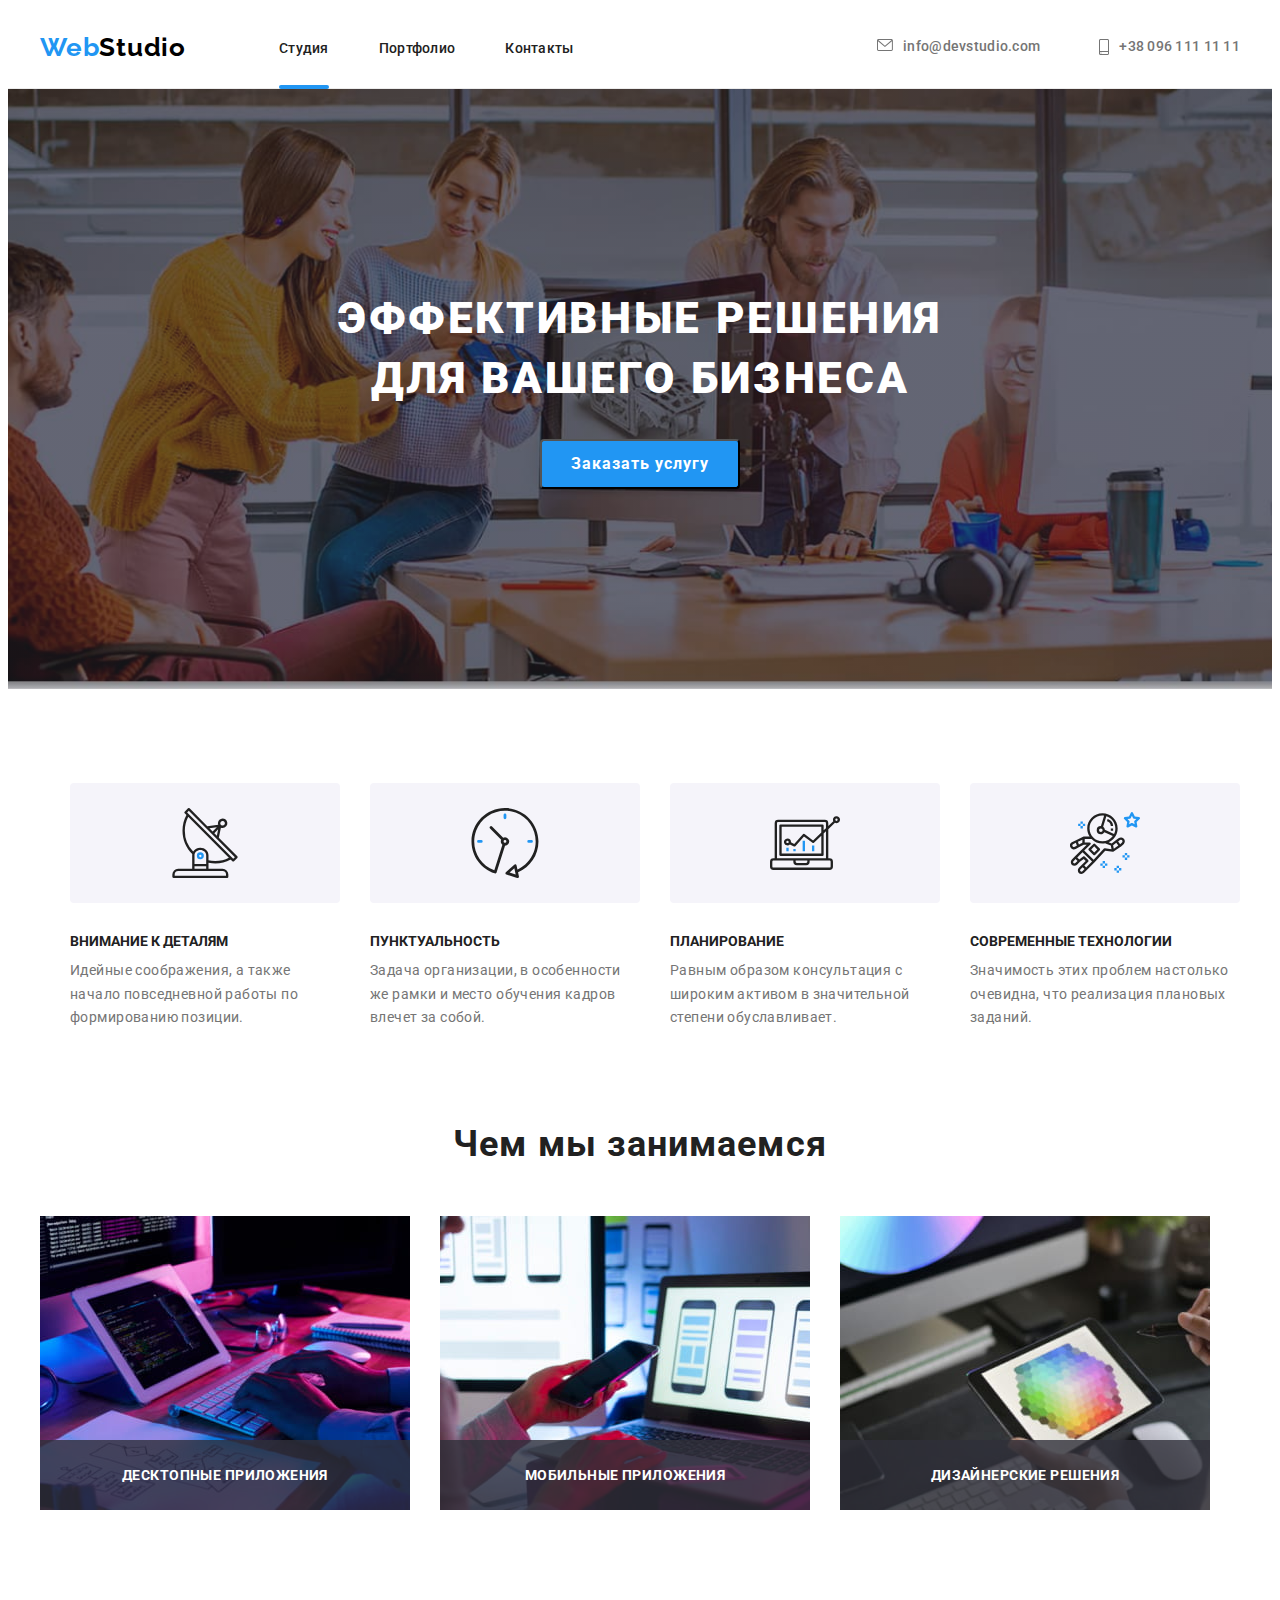
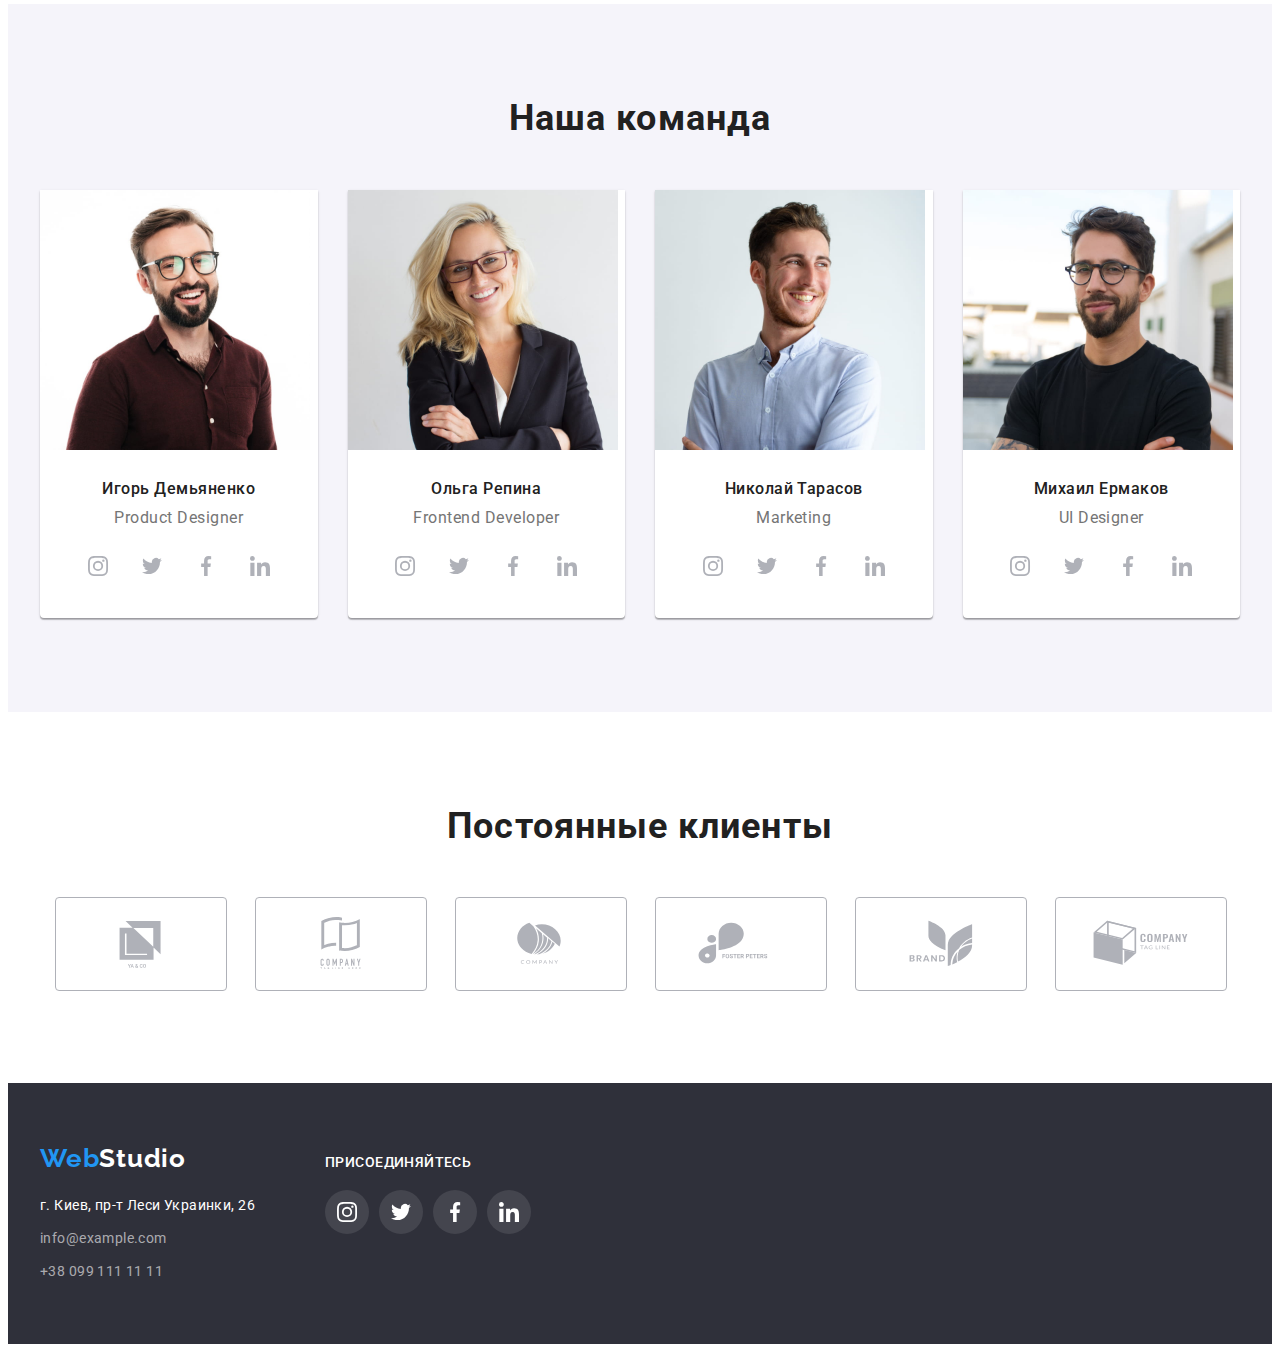
<file: index.html>
<!DOCTYPE html>
<html lang="ru">
  <head>
    <meta charset="UTF-8" />
    <meta http-equiv="X-UA-Compatible" content="IE=edge" />
    <meta name="viewport" content="width=device-width, initial-scale=1.0" />
    <title>Document</title>
    <link rel="preconnect" href="https://fonts.googleapis.com" />
    <link rel="preconnect" href="https://fonts.gstatic.com" crossorigin />
    <link
      href="https://fonts.googleapis.com/css2?family=Raleway:wght@700&family=Roboto:wght@400;500;700;900&display=swap"
      rel="stylesheet"
    />
    <link
      rel="stylesheet"
      href="https://cdnjs.cloudflare.com/ajax/libs/modern-normalize/1.1.0/modern-normalize.min.css"
      integrity="sha512-wpPYUAdjBVSE4KJnH1VR1HeZfpl1ub8YT/NKx4PuQ5NmX2tKuGu6U/JRp5y+Y8XG2tV+wKQpNHVUX03MfMFn9Q=="
      crossorigin="anonymous"
      referrerpolicy="no-referrer"
    />
    <link rel="stylesheet" href="./css/styles.css" />
  </head>
  <body>
    <header class="header">
      <div class="container">
        <nav class="header-navigation">
          <a class="link logo" href="">
            <span class="first-logo">Web</span>Studio
          </a>
          <ul class="list header-list">
            <li class="header-item">
              <a class="link header-link current" href="./index.html">Студия</a>
            </li>
            <li class="header-item">
              <a class="link header-link" href="./portfolio.html">Портфолио</a>
            </li>
            <li class="header-item">
              <a class="link header-link" href="">Контакты</a>
            </li>
          </ul>
          <div class="header-connect">
            <a class="link header-mail" href="mailto:info@devstudio.com">
              <svg class="mail" width="16" height="12">
                <use href="./images/symbol-defs.svg#icon-envelope"></use>
              </svg>
              info@devstudio.com</a
            >
            <a class="link header-tel" href="tel:+380961111111">
              <svg class="tel" width="10" height="16">
                <use href="./images/symbol-defs.svg#icon-smartphone"></use>
              </svg>
              +38 096 111 11 11</a
            >
          </div>
        </nav>
      </div>
    </header>
    <main>
      <section class="hero">
        <div class="container">
          <h1 class="hero-title">Эффективные решения для вашего бизнеса</h1>
          <button class="button hero-button" type="button" data-modal-open>
            Заказать услугу
          </button>
        </div>
      </section>
      <section class="features">
        <div class="container features-container">
          <ul class="features-list list">
            <li class="features-item">
              <div class="features-svg">
                <svg width="70" height="70">
                  <use href="./images/symbol-defs.svg#icon-antenna"></use>
                </svg>
              </div>
              <h3 class="features-title">Внимание к деталям</h3>
              <p class="features-text">
                Идейные соображения, а также начало повседневной работы по
                формированию позиции.
              </p>
            </li>
            <li class="features-item">
              <div class="features-svg">
                <svg width="70" height="70">
                  <use href="./images/symbol-defs.svg#icon-clock"></use>
                </svg>
              </div>
              <h3 class="features-title">Пунктуальность</h3>
              <p class="features-text">
                Задача организации, в особенности же рамки и место обучения
                кадров влечет за собой.
              </p>
            </li>
            <li class="features-item">
              <div class="features-svg">
                <svg width="70" height="70">
                  <use href="./images/symbol-defs.svg#icon-diagram"></use>
                </svg>
              </div>
              <h3 class="features-title">Планирование</h3>
              <p class="features-text">
                Равным образом консультация с широким активом в значительной
                степени обуславливает.
              </p>
            </li>
            <li class="features-item">
              <div class="features-svg">
                <svg width="70" height="70">
                  <use href="./images/symbol-defs.svg#icon-astronaut"></use>
                </svg>
              </div>
              <h3 class="features-title">Современные технологии</h3>
              <p class="features-text">
                Значимость этих проблем настолько очевидна, что реализация
                плановых заданий.
              </p>
            </li>
          </ul>
        </div>
      </section>
      <section class="about section">
        <div class="container about-container">
          <h2 class="about-title">Чем мы занимаемся</h2>
          <ul class="about-list list">
            <li class="about-item">
              <img
                src="./images/box1.jpg"
                alt="работа на планшете с помощу квавиатуры"
                width="370"
                height="294"
              />
              <p class="about-item-text">ДЕСКТОПНЫЕ ПРИЛОЖЕНИЯ</p>
            </li>
            <li class="about-item">
              <img
                src="./images/box2.jpg"
                alt="работа на планшете с помощу квавиатуры"
                width="370"
                height="294"
              />
              <p class="about-item-text">МОБИЛЬНЫЕ ПРИЛОЖЕНИЯ</p>
            </li>
            <li class="about-item">
              <img
                src="./images/box3.jpg"
                alt="работа на планшете с помощу квавиатуры"
                width="370"
                height="294"
              />
              <p class="about-item-text">ДИЗАЙНЕРСКИЕ РЕШЕНИЯ</p>
            </li>
          </ul>
        </div>
      </section>
      <section class="team section">
        <div class="container">
          <h2 class="team-title">Наша команда</h2>
          <ul class="team-list list">
            <li class="team-item">
              <img
                src="./images/img1.jpg"
                alt="лицо1"
                width="270"
                height="260"
              />
              <div class="team-item-bottom">
                <h3 class="team-second-title">Игорь Демьяненко</h3>
                <p class="team-text" lang="en">Product Designer</p>
              </div>
              <ul class="team-social-list list">
                <li class="team-social-item">
                  <a href="" class="team-social-link">
                    <svg widht="20" height="20">
                      <use
                        href="./images/symbol-defs.svg#icon-instagram"
                      ></use>
                    </svg>
                  </a>
                </li>
                <li class="team-social-item">
                  <a href="" class="team-social-link">
                    <svg widht="20" height="20">
                      <use href="./images/symbol-defs.svg#icon-twitter"></use>
                    </svg>
                  </a>
                </li>
                <li class="team-social-item">
                  <a href="" class="team-social-link">
                    <svg widht="20" height="20">
                      <use href="./images/symbol-defs.svg#icon-facebook"></use>
                    </svg>
                  </a>
                </li>
                <li class="team-social-item">
                  <a href="" class="team-social-link">
                    <svg widht="20" height="20">
                      <use href="./images/symbol-defs.svg#icon-linkedin"></use>
                    </svg>
                  </a>
                </li>
              </ul>
            </li>
            <li class="team-item">
              <img
                src="./images/img2.jpg"
                alt="лицо2"
                width="270"
                height="260"
              />
              <div class="team-item-bottom">
                <h3 class="team-second-title">Ольга Репина</h3>
                <p class="team-text" lang="en">Frontend Developer</p>
              </div>
              <ul class="team-social-list list">
                <li class="team-social-item">
                  <a href="" class="team-social-link">
                    <svg widht="20" height="20">
                      <use
                        href="./images/symbol-defs.svg#icon-instagram"
                      ></use>
                    </svg>
                  </a>
                </li>
                <li class="team-social-item">
                  <a href="" class="team-social-link">
                    <svg widht="20" height="20">
                      <use href="./images/symbol-defs.svg#icon-twitter"></use>
                    </svg>
                  </a>
                </li>
                <li class="team-social-item">
                  <a href="" class="team-social-link">
                    <svg widht="20" height="20">
                      <use href="./images/symbol-defs.svg#icon-facebook"></use>
                    </svg>
                  </a>
                </li>
                <li class="team-social-item">
                  <a href="" class="team-social-link">
                    <svg widht="20" height="20">
                      <use href="./images/symbol-defs.svg#icon-linkedin"></use>
                    </svg>
                  </a>
                </li>
              </ul>
            </li>
            <li class="team-item">
              <img
                src="./images/img3.jpg"
                alt="лицо3"
                width="270"
                height="260"
              />
              <div class="team-item-bottom">
                <h3 class="team-second-title">Николай Тарасов</h3>
                <p class="team-text" lang="en">Marketing</p>
              </div>
              <ul class="team-social-list list">
                <li class="team-social-item">
                  <a href="" class="team-social-link">
                    <svg widht="20" height="20">
                      <use
                        href="./images/symbol-defs.svg#icon-instagram"
                      ></use>
                    </svg>
                  </a>
                </li>
                <li class="team-social-item">
                  <a href="" class="team-social-link">
                    <svg widht="20" height="20">
                      <use href="./images/symbol-defs.svg#icon-twitter"></use>
                    </svg>
                  </a>
                </li>
                <li class="team-social-item">
                  <a href="" class="team-social-link">
                    <svg widht="20" height="20">
                      <use href="./images/symbol-defs.svg#icon-facebook"></use>
                    </svg>
                  </a>
                </li>
                <li class="team-social-item">
                  <a href="" class="team-social-link">
                    <svg widht="20" height="20">
                      <use href="./images/symbol-defs.svg#icon-linkedin"></use>
                    </svg>
                  </a>
                </li>
              </ul>
            </li>
            <li class="team-item">
              <img
                src="./images/img4.jpg"
                alt="лицо4"
                width="270"
                height="260"
              />
              <div class="team-item-bottom">
                <h3 class="team-second-title">Михаил Ермаков</h3>
                <p class="team-text" lang="en">UI Designer</p>
              </div>
              <ul class="team-social-list list">
                <li class="team-social-item">
                  <a href="" class="team-social-link">
                    <svg widht="20" height="20">
                      <use
                        href="./images/symbol-defs.svg#icon-instagram"
                      ></use>
                    </svg>
                  </a>
                </li>
                <li class="team-social-item">
                  <a href="" class="team-social-link">
                    <svg widht="20" height="20">
                      <use href="./images/symbol-defs.svg#icon-twitter"></use>
                    </svg>
                  </a>
                </li>
                <li class="team-social-item">
                  <a href="" class="team-social-link">
                    <svg widht="20" height="20">
                      <use href="./images/symbol-defs.svg#icon-facebook"></use>
                    </svg>
                  </a>
                </li>
                <li class="team-social-item">
                  <a href="" class="team-social-link">
                    <svg widht="20" height="20">
                      <use href="./images/symbol-defs.svg#icon-linkedin"></use>
                    </svg>
                  </a>
                </li>
              </ul>
            </li>
          </ul>
        </div>
      </section>
      <section class="section">
        <div class="container">
          <h2 class="client-title">Постоянные клиенты</h2>
          <ul class="client-list list">
            <li class="client-item">
              <a href="" class="client-link">
                <svg class="client-logo" widht="106" height="60">
                  <use href="./images/symbol-defs.svg#icon-logo"></use>
                </svg>
              </a>
            </li>
            <li class="client-item">
              <a href="" class="client-link">
                <svg class="client-logo" widht="106" height="60">
                  <use href="./images/symbol-defs.svg#icon-logo1"></use>
                </svg>
              </a>
            </li>
            <li class="client-item">
              <a href="" class="client-link">
                <svg class="client-logo" widht="106" height="60">
                  <use href="./images/symbol-defs.svg#icon-logo2"></use>
                </svg>
              </a>
            </li>
            <li class="client-item">
              <a href="" class="client-link">
                <svg class="client-logo" widht="106" height="60">
                  <use href="./images/symbol-defs.svg#icon-logo3"></use>
                </svg>
              </a>
            </li>
            <li class="client-item">
              <a href="" class="client-link">
                <svg class="client-logo" widht="106" height="60">
                  <use href="./images/symbol-defs.svg#icon-logo4"></use>
                </svg>
              </a>
            </li>
            <li class="client-item">
              <a href="" class="client-link">
                <svg class="client-logo" widht="106" height="60">
                  <use href="./images/symbol-defs.svg#icon-logo5"></use>
                </svg>
              </a>
            </li>
          </ul>
        </div>
      </section>
    </main>
    <footer class="footer">
      <div class="container footer-container">
        <div class="footer-contact">
        <ul class="contact-list list">
        <a class="link footer-logo" href="">
          <span class="first-logo">Web</span><span class="">Studio</span>
        </a>
        <address class="contact-address">
            <li class="contact-item">
              <a
                class="contact-link link"
                href="https://goo.gl/maps/CBitLUG9dkGeT7Bq6"
                target="_blank"
                rel="noopener noreferrer"
              >
                г. Киев, пр-т Леси Украинки, 26
              </a>
            </li>
            <li class="contact-item">
              <a class="contact-online link" href="mailto:info@example.com"
                >info@example.com</a
              >
            </li>
            <li class="contact-item">
              <a class="contact-online link" href="tel:+380991111111"
                >+38 099 111 11 11</a
              >
            </li>
        </ul>
        </address>
        </div>
        <div class="footer-social">
          <p class="footer-text">присоединяйтесь</p>
        <ul class="list footer-social-list">
          <li class="footer-social-item">
            <a href="" class="footer-social-link">
              <svg widht="20" height="20">
                <use href="./images/symbol-defs.svg#icon-instagram"></use>
              </svg>
            </a>
          </li>
          <li class="footer-social-item">
            <a href="" class="footer-social-link">
              <svg widht="20" height="20">
                <use href="./images/symbol-defs.svg#icon-twitter"></use>
              </svg>
            </a>
          </li>
          <li class="footer-social-item">
            <a href="" class="footer-social-link">
              <svg widht="20" height="20">
                <use href="./images/symbol-defs.svg#icon-facebook"></use>
              </svg>
            </a>
          </li>
          <li class="footer-social-item">
            <a href="" class="footer-social-link">
              <svg widht="20" height="20">
                <use href="./images/symbol-defs.svg#icon-linkedin"></use>
              </svg>
            </a>
          </li>
        </ul>
        </div>
      </div>
    </footer>
  <div class="backdrop is-hidden" data-modal>
      <div class="modal">
        <button class="modal-close-button" type="button" data-modal-close>
          <svg class="modal-icon" width="18" height="18">
            <use href="./images/symbol-defs.svg#icon-icon-close"></use>
        </svg>
        </button>
      </div>
  </div>
  <script src="./js/modal.js"></script>
  </body>
</html>
</file>
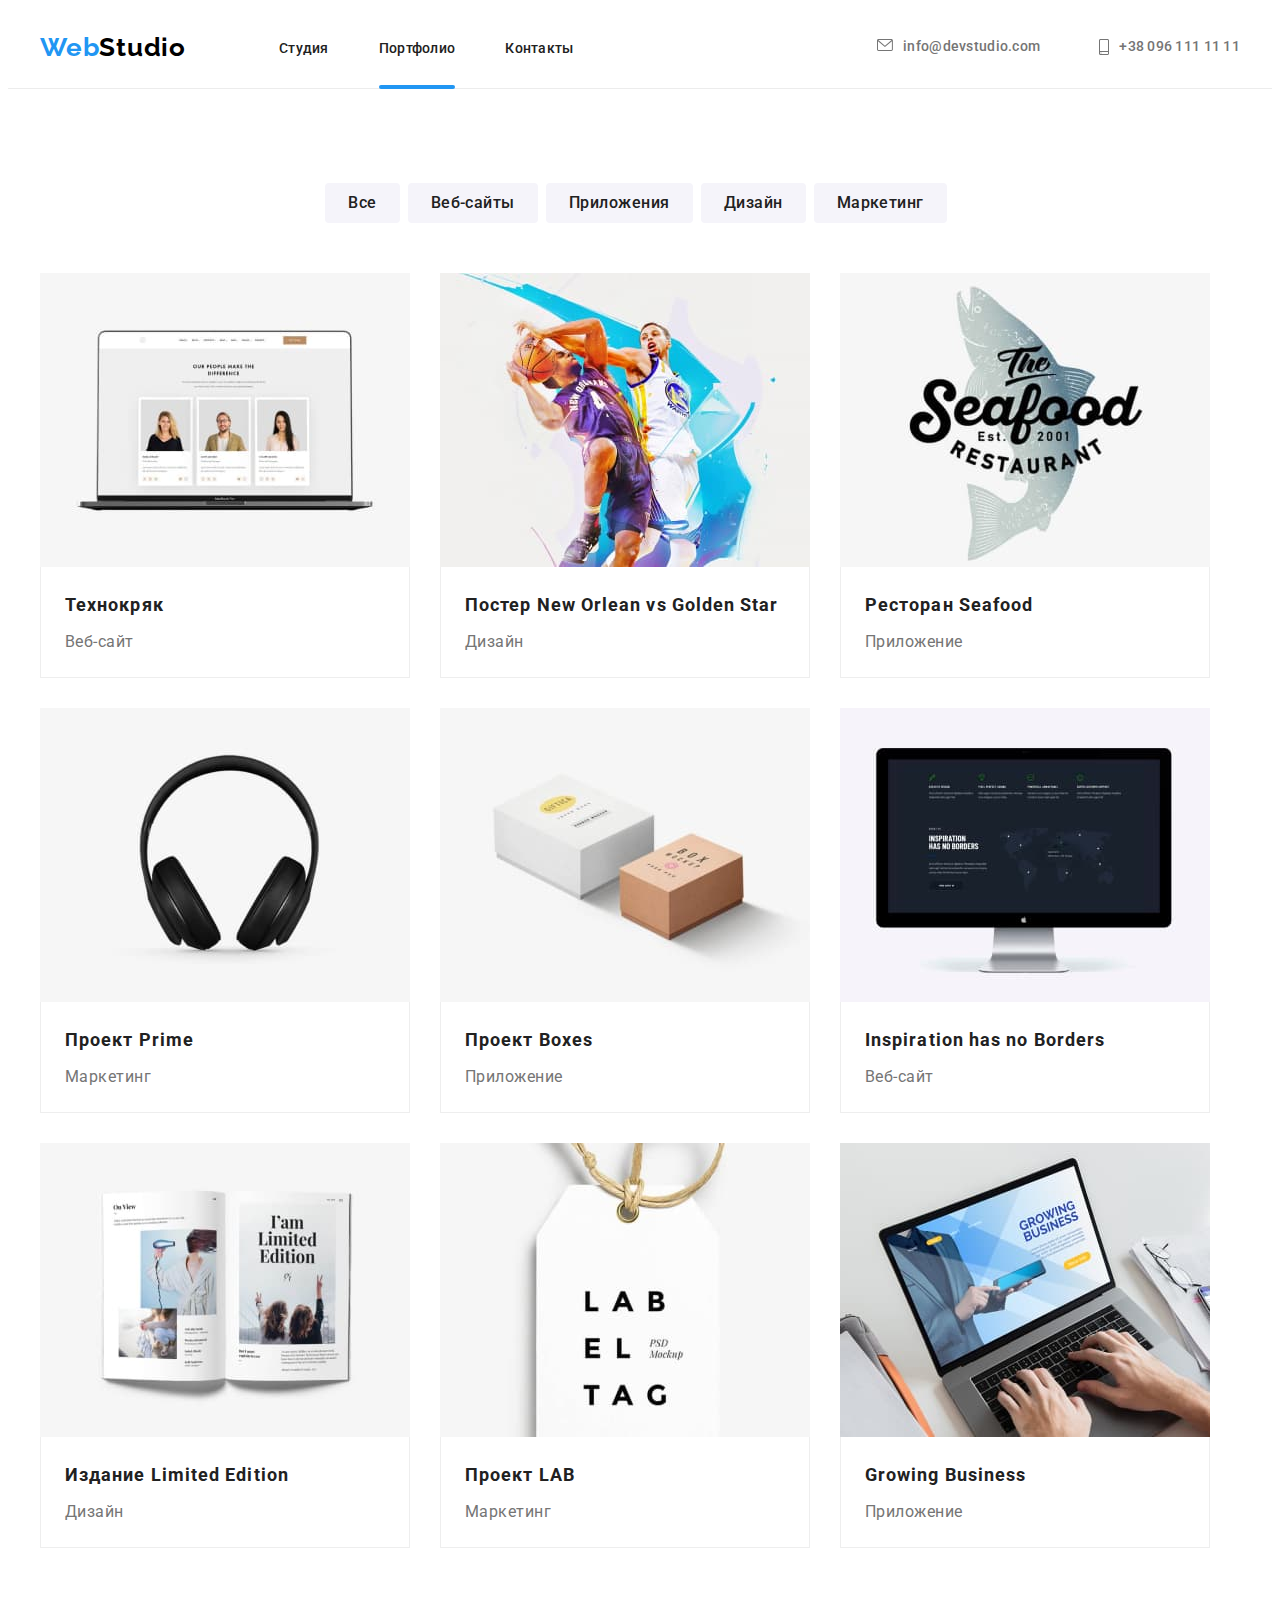
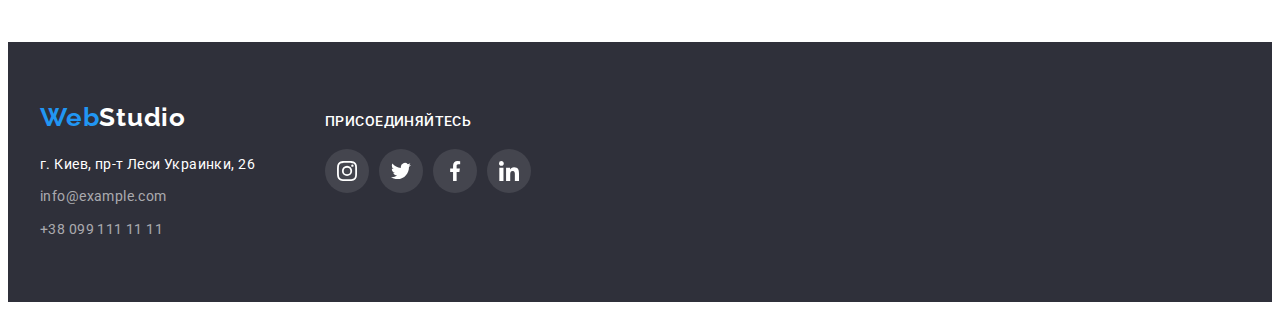
<file: portfolio.html>
<!DOCTYPE html>
<html lang="ru">
<head>
    <meta charset="UTF-8">
    <meta http-equiv="X-UA-Compatible" content="IE=edge">
    <meta name="viewport" content="width=device-width, initial-scale=1.0">
    <title>Document</title>
    <link rel="preconnect" href="https://fonts.googleapis.com">
    <link rel="preconnect" href="https://fonts.gstatic.com" crossorigin>
    <link href="https://fonts.googleapis.com/css2?family=Raleway:wght@700&family=Roboto:wght@400;500;700;900&display=swap" 
    rel="stylesheet">
    <link
        rel="stylesheet"
        href="https://cdnjs.cloudflare.com/ajax/libs/modern-normalize/1.1.0/modern-normalize.min.css"
        integrity="sha512-wpPYUAdjBVSE4KJnH1VR1HeZfpl1ub8YT/NKx4PuQ5NmX2tKuGu6U/JRp5y+Y8XG2tV+wKQpNHVUX03MfMFn9Q=="
        crossorigin="anonymous"
        referrerpolicy="no-referrer"
    />
    <link rel="stylesheet" href="./css/styles.css">
</head>
<body>
    <header class="header">
        <div class="container">
        <nav class="header-navigation">
            <a class="link logo" href="">
                <span class="first-logo">Web</span>Studio
            </a>
            <ul class="list header-list">
                <li class="header-item">
                    <a class="link header-link" href="./index.html">Студия</a></li>
                <li class="header-item">
                    <a class="link header-link current" href="./portfolio.html">Портфолио</a></li>
                <li class="header-item">
                    <a class="link header-link" href="">Контакты</a></li>
            </ul>
        <div class="header-connect">
        <a class="link header-mail" href="mailto:info@devstudio.com">  
            <svg class="mail" width="16" height="12">
                <use href="./images/symbol-defs.svg#icon-envelope"></use>
            </svg>info@devstudio.com</a> 
        <a class="link header-tel" href="tel:+380961111111">  
            <svg class="tel" width="10" height="16">
                <use href="./images/symbol-defs.svg#icon-smartphone"></use>
            </svg> +38 096 111 11 11</a>
        </div>
    </nav>
    </div>
    </header>
    <main class="gallery">
        <section class="section">
            <div class="container">
            <ul class="list buttom-list">
                <li class="gallery-buttom-item">
                    <button class="gallery-button" type="button">Все</button>
                </li>
                <li class="gallery-buttom-item">
                    <button class="gallery-button" type="button">Веб-сайты</button>
                </li>
                <li class="gallery-buttom-item">
                    <button class="gallery-button" type="button">Приложения</button>
                </li>
                <li class="gallery-buttom-item">
                    <button class="gallery-button" type="button">Дизайн</button>
                </li>
                <li class="gallery-buttom-item">
                    <button class="gallery-button" type="button">Маркетинг</button>
                </li>
            </ul>
            <ul class="gallery-list list">
                <li class="gallery-item">
                    <a class="link gallery-link" href="">
                    <div class="gallery-overlay">
                        <img class="gallery-img"
                        src="./images/portfolio1.jpg"
                        alt="робота1"
                        width="370"
                        height="294"
                        />
                    <p class="gallery-text-card">
                        Технокряк это современная площадка распространения коронавируса. Компании используют эту платформу для цифрового шпионажа и атак на защищённые сервера конкурентов.
                    </p>
                    </div>
                    <div class="gallery-title-text">
                    <h2 class="gallery-title">Технокряк</h2>
                    <p class="gallery-text">Веб-сайт</p>
                    </div>
                    </a>
                </li>
                <li class="gallery-item">
                    <a class="link gallery-link" href="">
                    <div class="gallery-overlay">
                        <img 
                        src="./images/portfolio2.jpg"
                        alt="робота2"
                        width="370"
                        height="294"
                        />
                    <p class="gallery-text-card">
                        Технокряк это современная площадка распространения коронавируса. Компании используют эту платформу для цифрового шпионажа и атак на защищённые сервера конкурентов.
                    </p>
                    </div>
                    <div class="gallery-title-text">
                    <h2 class="gallery-title">Постер <span lang="en">New Orlean vs Golden Star</span></h2>
                    <p class="gallery-text">Дизайн</p>
                    </div>
                    </a>
                </li>
                <li class="gallery-item">
                    <a class="link gallery-link" href="">
                    <div class="gallery-overlay">
                        <img 
                        src="./images/portfolio3.jpg" 
                        alt="робота3"
                        width="370"
                        height="294"
                    />
                    <p class="gallery-text-card">
                        Технокряк это современная площадка распространения коронавируса. Компании используют эту платформу для цифрового шпионажа и атак на защищённые сервера конкурентов.
                    </p>
                    </div>
                    <div class="gallery-title-text">
                    <h2 class="gallery-title">Ресторан <span lang="en">Seafood</span></h2>
                    <p class="gallery-text">Приложение</p>
                    </div>
                    </a>
                </li>
                <li class="gallery-item">
                    <a class="link gallery-link" href="">
                    <div class="gallery-overlay">
                    <img 
                    src="./images/portfolio4.jpg" 
                    alt="робота4"
                    width="370"
                    height="294"
                    />
                    <p class="gallery-text-card">
                        Технокряк это современная площадка распространения коронавируса. Компании используют эту платформу для цифрового шпионажа и атак на защищённые сервера конкурентов.
                    </p>
                    </div>
                    <div class="gallery-title-text">
                    <h2 class="gallery-title">Проект <span lang="en">Prime</span></h2>
                    <p class="gallery-text">Маркетинг</p>
                    </div>
                    </a>
                </li>
                <li class="gallery-item">
                    <a class="link gallery-link" href="">
                    <div class="gallery-overlay">
                    <img 
                    src="./images/portfolio5.jpg" 
                    alt="робота5"
                    width="370"
                    height="294"
                    />
                    <p class="gallery-text-card">
                        Технокряк это современная площадка распространения коронавируса. Компании используют эту платформу для цифрового шпионажа и атак на защищённые сервера конкурентов.
                    </p>
                    </div>
                    <div class="gallery-title-text">
                    <h2 class="gallery-title">Проект <span lang="en">Boxes</span></h2>
                    <p class="gallery-text">Приложение</p>
                    </div>
                    </a>
                </li>
                <li class="gallery-item">
                    <a class="link gallery-link" href="">
                    <div class="gallery-overlay">
                    <img 
                    src="./images/portfolio6.jpg" 
                    alt="робота6"
                    width="370"
                    height="294"
                    />
                    <p class="gallery-text-card">
                        Технокряк это современная площадка распространения коронавируса. Компании используют эту платформу для цифрового шпионажа и атак на защищённые сервера конкурентов.
                    </p>
                    </div>
                    <div class="gallery-title-text">
                    <h2 class="gallery-title" lang="en">Inspiration has no Borders</h2>
                    <p class="gallery-text">Веб-сайт</p>
                    </div>
                    </a>
                </li>
                <li class="gallery-item">
                    <a class="link gallery-link" href="">
                    <div class="gallery-overlay">
                    <img 
                    src="./images/portfolio7.jpg" 
                    alt="робота7"
                    width="370"
                    height="294"
                    />
                    <p class="gallery-text-card">
                        Технокряк это современная площадка распространения коронавируса. Компании используют эту платформу для цифрового шпионажа и атак на защищённые сервера конкурентов.
                    </p>
                    </div>
                    <div class="gallery-title-text">
                    <h2 class="gallery-title">Издание <span lang="en">Limited Edition</span></h2>
                    <p class="gallery-text">Дизайн</p>
                    </div>
                    </a>
                </li class="gallery-item">
                <li class="gallery-item">
                    <a class="link gallery-link" href="">
                    <div class="gallery-overlay">
                    <img 
                    src="./images/portfolio8.jpg" 
                    alt=""робота8
                    width="370"
                    height="294"
                    />
                    <p class="gallery-text-card">
                        Технокряк это современная площадка распространения коронавируса. Компании используют эту платформу для цифрового шпионажа и атак на защищённые сервера конкурентов.
                    </p>
                    </div>
                    <div class="gallery-title-text">
                    <h2 class="gallery-title">Проект <span lang="en">LAB</span></h2>
                    <p class="gallery-text">Маркетинг</p>
                    </div>
                    </a>
                </li>
                <li class="gallery-item">
                    <a class="link gallery-link" href="">
                    <div class="gallery-overlay">
                    <img 
                    src="./images/portfolio9.jpg" 
                    alt="робота9"
                    width="370"
                    height="294"
                    />
                    <p class="gallery-text-card">
                        Технокряк это современная площадка распространения коронавируса. Компании используют эту платформу для цифрового шпионажа и атак на защищённые сервера конкурентов.
                    </p>
                    </div>
                    <div class="gallery-title-text">
                    <h2 class="gallery-title" lang="en">Growing Business</h2>
                    <p class="gallery-text">Приложение</p>
                    </div>
                    </a>
                </li>
            </ul>
        </section>
    </main>
    <footer class="footer">
        <div class="container footer-container">
            <div class="footer-contact">
        <a class="link footer-logo" href="">
            <span class="first-logo">Web</span><span class="">Studio</span>
        </a>
        <address class="contact-address">
            <ul class="contact-list list">
                <li class="contact-item">
                    <a 
                        class="contact-link link"
                        href="https://goo.gl/maps/CBitLUG9dkGeT7Bq6"
                        target="_blank"
                        rel="noopener noreferrer"
                    >   
                        г. Киев, пр-т Леси Украинки, 26
                    </a>
                </li>
                <li class="contact-item">
                    <a 
                    class="contact-online link" href="mailto:info@example.com">info@example.com</a>
                </li>
                <li class="contact-item">
                    <a class="contact-online link" href="tel:+380991111111">+38 099 111 11 11</a>
                </li>
            </ul>
        </address>
        </div>
        <div class="footer-social">
            <p class="footer-text">присоединяйтесь</p>
        <ul class="list footer-social-list">
            <li class="footer-social-item">
            <a href="" class="footer-social-link">
            <svg widht="20" height="20">
                <use href="./images/symbol-defs.svg#icon-instagram"></use>
            </svg>
            </a>
        </li>
        <li class="footer-social-item">
            <a href="" class="footer-social-link">
            <svg widht="20" height="20">
                <use href="./images/symbol-defs.svg#icon-twitter"></use>
            </svg>
            </a>
        </li>
        <li class="footer-social-item">
            <a href="" class="footer-social-link">
            <svg widht="20" height="20">
                <use href="./images/symbol-defs.svg#icon-facebook"></use>
            </svg>
            </a>
        </li>
        <li class="footer-social-item">
            <a href="" class="footer-social-link">
            <svg widht="20" height="20">
                <use href="./images/symbol-defs.svg#icon-linkedin"></use>
            </svg>
            </a>
        </li>
        </ul>
        </div>
        </div>
    </footer>
</body>
</html>
</file>
<file: css/styles.css>
:root {
  --main-tittle-color: #ffffff;
  --second-tittle-color: #212121;
  --main-text-color: #757575;
  --second-text-color: #212121;
  --accent-text-color: #2196f3;
  --main-button-color: #ffffff;
  --second-button-color: #212121;
  --header-text-color: #212121;
  --connection-color: #757575;
  --first-logo-color: #2196f3;
  --second-logo-color: #000000;
  --footer-logo-color: #ffffff;
  --address-color: #ffffff;
  --contact-online: rgba(255, 255, 255, 0.6);
  --buttom-accent-color: #2196f3;
  --social-main-color: #afb1b8;
  --social-accent-color: #2196f3;
}

p,
h1,
h2,
h3,
h4,
h5,
h6 {
  margin: 0;
}

ul {
  margin: 0;
  padding: 0;
}

button {
  cursor: pointer;
}

img {
  display: block;
  max-width: 100%;
}

.container {
  width: 1200px;
  padding-left: 15px;
  padding-right: 15px;
  margin: 0 auto;
}

body {
  font-family: Roboto, sans-serif;
  color: #212121;
}

.list {
  list-style: none;
}

.link {
  text-decoration: none;
}

.button {
  font-family: inherit;
  font-weight: 700;
  font-size: 16px;
  letter-spacing: 0.06em;
  width: 200px;
  height: 50px;
  top: 430px;
  bottom: 200px;
  color: var(--main-button-color);
  background: #2196f3;
  box-shadow: 0px 4px 4px rgba(0, 0, 0, 0.15);
  border-radius: 4px;
}

.section {
  padding-top: 94px;
  padding-bottom: 94px;
}

.visually-hidden {
  position: absolute;
  white-space: nowrap;
  width: 1px;
  height: 1px;
  overflow: hidden;
  border: 0;
  padding: 0;
  clip: rect(0 0 0 0);
  clip-path: inset(50%);
  margin: -1px;
}

/*---------------HEADER----------------*/

.header {
  padding-top: 24px;
  padding-bottom: 25px;
  border-bottom: 1px solid #ececec;
}

.header-container {
  display: flex;
  align-items: center;
}

.header-list {
  display: flex;
}

.header-navigation {
  display: flex;
  align-items: center;
}

.header-link {
  position: relative;
  font-weight: 500;
  font-size: 14px;
  line-height: 1.14;
  letter-spacing: 0.02em;
  outline: none;
  color: var(--header-text-color);
  transition-property: color;
  transition-duration: 250ms;
  transition-timing-function: cubic-bezier(0.4, 0, 0.2, 1);
}

.header-link.current::after {
  position: absolute;
  content: "";
  display: block;
  width: 100%;
  height: 4px;
  bottom: -33px;
  background-color: #2196f3;
  border-radius: 2px;
} 


.header-item:not(:last-child) {
  margin-right: 50px;
}

.header-mail {
  font-weight: 500;
  font-size: 14px;
  line-height: 1.14;
  letter-spacing: 0.02em;
  color: var(--connection-color);
  display: flex;
  outline: none;
  transition-property: color;
  transition-duration: 250ms;
  transition-timing-function: cubic-bezier(0.4, 0, 0.2, 1);
}

.mail {
  fill: currentColor;
  margin-right: 10px;
}

.header-tel {
  font-weight: 500;
  font-size: 14px;
  line-height: 1.14;
  letter-spacing: 0.02em;
  color: var(--connection-color);
  margin-left: 59px;
  display: flex;
  outline: none;
  transition-property: color;
  transition-duration: 250ms;
  transition-timing-function: cubic-bezier(0.4, 0, 0.2, 1);
}

.tel {
  fill: currentColor;
  margin-right: 10px;
}

.header-connect {
  margin-left: auto;
  display: flex;
}

.header-link:hover,
.header-link:focus {
  color: var(--accent-text-color);
}

.header-mail:hover,
.header-mail:focus,
.header-tel:hover,
.header-tel:focus {
  color: var(--accent-text-color);
}

/*--------------Logo-------------------*/
.logo {
  font-family: Raleway, sans-serif;
  font-weight: 700;
  font-size: 26px;
  line-height: 1.19;
  letter-spacing: 0.03em;
  color: var(--second-logo-color);
  margin-right: 93px;
  outline: none;
}

.first-logo {
  color: var(--first-logo-color);
}

/*---------------HERO----------------*/

.hero {
  max-width: 1600px;
  max-height: 600px;
  margin-left: auto;
  margin-right: auto;
  background-color: #2f303a;
  background-image: linear-gradient(
      rgba(47, 48, 58, 0.4),
      rgba(47, 48, 58, 0.4)
    ),
    url(../images/background.jpg);
  background-repeat: no-repeat;
  background-size: cover;
  background-position: center;
  padding-top: 200px;
  padding-bottom: 200px;
  text-align: center;
}

.hero-title {
  margin-top: 0;
  margin-bottom: 0;
  margin-right: auto;
  margin-left: auto;
  width: 696px;
  font-weight: 900;
  font-size: 44px;
  line-height: 1.36;
  text-align: center;
  letter-spacing: 0.06em;
  text-transform: uppercase;
  color: var(--main-tittle-color);
}

.hero-button {
  margin-top: 30px;
  align-items: center;
  text-align: center;
  outline: none;
}

/*------------features----------------*/

.features {
  align-items: center;
  padding-top: 94px;
  padding-bottom: 0;
}

.features-container {
  display: flex;
}

.features-list {
  display: flex;
  margin-left: 30px;
}

.features-item:not(:last-child) {
  margin-right: 30px;
}

.features-title {
  font-weight: 700;
  font-size: 14px;
  line-height: 16px;
  letter-spacing: 1.14;
  text-transform: uppercase;
  color: var(--second-text-color-);
  margin-bottom: 10px;
}

.features-text {
  font-size: 14px;
  line-height: 1.71;
  letter-spacing: 0.03em;
  color: var(--main-text-color);
}

.features-svg {
  display: flex;
  background: #f5f4fa;
  border-radius: 4px;
  align-items: center;
  justify-content: center;
  margin-bottom: 30px;
  width: 270px;
  height: 120px;
}

/*-------------About-----------------*/

.about-title {
  font-weight: 700;
  font-size: 36px;
  line-height: 1.16;
  text-align: center;
  letter-spacing: 0.03em;
  color: var(--second-text-color);
  margin-bottom: 50px;
}

.about-list {
  display: flex;
  margin-top: 50px;
}

.about-item:not(:last-child) {
  margin-right: 30px;
}

.about-item {
  position: relative;
}

.about-item-text {
  position: absolute;
  bottom: 0;
  left: 0;
  font-weight: 700;
  font-size: 14px;
  line-height: 16px;
  text-align: center;
  letter-spacing: 0.03em;
  text-transform: uppercase;
  color: white;
  background-color: rgba(47, 48, 58, 0.8);
  width: 370px;
  height: 70px;
  display: flex;
  align-items: center;
  justify-content: center;
}

/*---------------our team----------------*/

.team {
  background-color: #f5f4fa;
  text-align: center;
  align-items: center;
}

.team-title {
  font-weight: 700;
  font-size: 36px;
  line-height: 1.16;
  text-align: center;
  letter-spacing: 0.03em;
  color: var(--second-tittle-color);
  margin-bottom: 50px;
}

.team-list {
  display: flex;
  flex-wrap: wrap;
  margin: -15px;
}

.team-item {
  flex-basis: calc(100% / 4 - 30px);
  margin: 15px;
  background: #ffffff;
  box-shadow: 0px 1px 3px rgba(0, 0, 0, 0.12), 0px 1px 1px rgba(0, 0, 0, 0.14),
    0px 2px 1px rgba(0, 0, 0, 0.2);
  border-radius: 0px 0px 4px 4px;
}

.team-second-title {
  font-weight: 500;
  font-size: 16px;
  line-height: 1.18;
  text-align: center;
  letter-spacing: 0.03em;
  color: var(--second-tittle-color) #212121;
}

.team-text {
  font-size: 16px;
  line-height: 1.18;
  text-align: center;
  letter-spacing: 0.03em;
  color: var(--main-text-color);
  margin-top: 10px;
}

.team-item-bottom {
  padding-top: 30px;
}

.team-social-list {
  display: flex;
  justify-content: center;
  margin-top: 16px;
  margin-bottom: 30px;
}

.team-social-item {
  width: 44px;
  height: 44px;
}

.team-social-item:not(:last-child) {
  margin-right: 10px;
}

.team-social-link {
  display: flex;
  width: 100%;
  height: 100%;
  border-radius: 50%;
  align-items: center;
  justify-content: center;
  outline: none;
  fill: var(--social-main-color);
  transition-property: background-color, fill;
  transition-duration: 250ms;
  transition-timing-function: cubic-bezier(0.4, 0, 0.2, 1);
}

.team-social-link:hover,
.team-social-link:focus {
  background-color: var(--social-accent-color);
  fill: #fff;
}

/* ----------------Client------------- */

.client-title {
  font-weight: 700;
  font-size: 36px;
  line-height: 1.16;
  text-align: center;
  letter-spacing: 0.03em;
  color: var(--second-tittle-color);
  margin-bottom: 50px;
}

.client-logo {
  fill: currentColor;
}

.client-list {
  display: flex;
  justify-content: center;
}

.client-item {
  display: block;
  justify-content: center;
  align-items: center;
  width: 170px;
  height: 92px;
}

.client-item:not(:last-child) {
  margin-right: 30px;
}

.client-link {
  display: flex;
  width: 100%;
  height: 100%;
  color: var(--social-main-color);
  border: 1px solid rgba(175, 177, 184, 1);
  border-radius: 4px;
  align-items: center;
  justify-content: center;
  outline: none;
  transition-property: color, border-color;
  transition-duration: 250ms;
  transition-timing-function: cubic-bezier(0.4, 0, 0.2, 1);
}

.client-link:hover,
.client-link:focus {
  border-color: var(--social-accent-color);
  color: var(--social-accent-color);
}

/*------------FOOTER----------------*/

.footer {
  background-color: #2f303a;
  padding-top: 60px;
  padding-bottom: 60px;
}

.footer-container {
  display: flex;
  align-items: baseline;
}

.footer-social {
  display: block;
  margin-left: 70px;
}

.footer-logo {
  font-family: Raleway, sans-serif;
  font-weight: 700;
  font-size: 26px;
  line-height: 1.19;
  letter-spacing: 0.03em;
  color: var(--footer-logo-color);
  margin-bottom: 20px;
  display: block;
  outline: none;
}

.contact-list {
  display: block;
}

.contact-item:not(:last-child) {
  margin-bottom: 9px;
}

.contact-link {
  font-style: normal;
  font-size: 14px;
  line-height: 1.71;
  letter-spacing: 0.03em;
  outline: none;
  color: var(--address-color);
  transition-property: color;
  transition-duration: 250ms;
  transition-timing-function: cubic-bezier(0.4, 0, 0.2, 1);
}

.contact-online {
  font-style: normal;
  font-size: 14px;
  line-height: 1.71;
  letter-spacing: 0.03em;
  outline: none;
  color: var(--contact-online);
  transition-property: color;
  transition-duration: 250ms;
  transition-timing-function: cubic-bezier(0.4, 0, 0.2, 1);
}

.contact-link:hover,
.contact-link:focus,
.contact-online:hover,
.contact-online:focus {
  color: var(--accent-text-color);
}

.footer-text {
  font-weight: 500;
  font-size: 14px;
  line-height: 16px;
  letter-spacing: 0.03em;
  text-transform: uppercase;
  color: var(--address-color);
  margin-bottom: 20px;
}

.footer-social-list {
  display: flex;
}

.footer-social-item {
  width: 44px;
  height: 44px;
}

.footer-social-item:not(:last-child) {
  margin-right: 10px;
}

.footer-social-link {
  display: flex;
  width: 100%;
  height: 100%;
  border-radius: 50%;
  align-items: center;
  justify-content: center;
  outline: none;
  background-color: rgba(255, 255, 255, 0.1);
  fill: var(--address-color);
  transition-property: background-color;
  transition-duration: 250ms;
  transition-timing-function: cubic-bezier(0.4, 0, 0.2, 1);
}

.footer-social-link:hover,
.footer-social-link:focus {
  background-color: var(--social-accent-color);
}

/*--------------------Gallery----------------------------*/

.gallery-container {
  display: flex;
  align-items: center;
  text-align: center;
}

.buttom-list {
  display: flex;
  margin-bottom: 50px;
  justify-content: center;
}

.gallery-button {
  font-weight: 500;
  font-size: 16px;
  line-height: 1.62;
  letter-spacing: 0.03em;
  min-width: 73px;
  color: var(--second-button-color);
  border: 1px solid transparent;
  font-family: inherit;
  text-align: center;
  background: #f5f4fa;
  border-radius: 4px;
  margin-right: 8px;
  padding-top: 6px;
  padding-right: 22px;
  padding-bottom: 6px;
  padding-left: 22px;
  outline: none;
  transition-property: background-color, color, box-shadow;
  transition-duration: 250ms;
  transition-timing-function: cubic-bezier(0.4, 0, 0.2, 1);
}

.gallery-button:hover,
.gallery-button:focus {
  color: var(--main-button-color);
  background-color: var(--buttom-accent-color);
  box-shadow: 0px 3px 1px rgba(0, 0, 0, 0.1), 0px 1px 2px rgba(0, 0, 0, 0.08),
    0px 2px 2px rgba(0, 0, 0, 0.12);
}

.gallery-list {
  display: flex;
  flex-wrap: wrap;
  margin-right: -30px;
  margin-bottom: -30px;
}

.gallery-item {
  width: 370px;
  margin-right: 30px;
  margin-bottom: 30px;
  opacity: 1;
}

.gallery-link {
  transition: box-shadow 250ms cubic-bezier(0.4, 0, 0.2, 1);
}

.gallery-link:hover,
.gallery-link:focus {
  box-shadow: 0px 1px 1px rgba(0, 0, 0, 0.12), 0px 4px 4px rgba(0, 0, 0, 0.06),
    1px 4px 6px rgba(0, 0, 0, 0.16);
  display: block;
}

.gallery-overlay {
  position: relative;
  overflow: hidden;
}

.gallery-item:hover .gallery-text-card {
  transform: translateY(0);
}

.gallery-text-card {
  position: absolute;
  top: 0;
  left: 0;
  background-color: rgba(33, 150, 243, 0.9);
  padding: 63px;
  color: white;
  font-weight: 400;
  font-size: 18px;
  line-height: 28px;
  height: 100%
  overflow: auto;
  padding: 63px 24px;
  transform: translateY(101%);
  transition: transform 250ms cubic-bezier(0.4, 0, 0.2, 1);
}

.gallery-item:hover,
.gallery-item:focus {
  background: #ffffff;
  box-sizing: border-box;
  box-shadow: 0px 1px 1px rgba(0, 0, 0, 0.12), 0px 4px 4px rgba(0, 0, 0, 0.06),
    1px 4px 6px rgba(0, 0, 0, 0.16);
}

.gallery-title {
  font-weight: 700;
  font-size: 18px;
  line-height: 2;
  letter-spacing: 0.06em;
  color: var(--second-tittle-color);
  margin-bottom: 4px;
}

.gallery-text {
  font-size: 16px;
  line-height: 1.87;
  letter-spacing: 0.03em;
  color: var(--main-text-color);
}

.gallery-title-text {
  border: 1px solid #eeeeee;
  border-top: none;
  box-sizing: border-box;
  padding-top: 20px;
  padding-right: 24px;
  padding-bottom: 20px;
  padding-left: 24px;
}

/* ----------------MODAL--------------------- */


.backdrop {
  position: fixed;
  top: 0;
  left: 0;
  width: 100%;
  height: 100%;
  background-color: rgba(0, 0, 0, 0.2);
  opacity: 1;
  transition: opacity 250ms cubic-bezier(0.4, 0, 0.2, 1), visibility 250ms cubic-bezier(0.4, 0, 0.2, 1);
}


.is-hidden {
  visibility: hidden;
  opacity: 0;
  pointer-events: none;
}

.backdrop.is-hidden .modal  {
  transform: scale(1.5) rotate(180deg);
  transition: transform 250ms cubic-bezier(0.4, 0, 0.2, 1);
}

.modal {
  position: absolute;
  width: 528px;
  min-height: 581px;
  background-color: white;
  border-radius: 4px;
  top: 50%;
  left: 50%;
  transform: translate(-50%, -50%) scale(1) rotateZ(360deg);
  transition: transform 250ms cubic-bezier(0.4, 0, 0.2, 1);
  box-shadow: 0px 1px 3px rgba(0, 0, 0, 0.12), 0px 1px 1px rgba(0, 0, 0, 0.14),
    0px 2px 1px rgba(0, 0, 0, 0.2);
}

.modal-close-button {
  position: absolute;
  top: 8px;
  right: 8px;
  width: 30px;
  height: 30px;
  padding: 0;
  border-radius: 50%;
  display: flex;
  align-items: center;
  justify-content: center;
  background-color: #fff;
  border: 1px solid rgba(0, 0, 0, 0.1);
}
</file>
